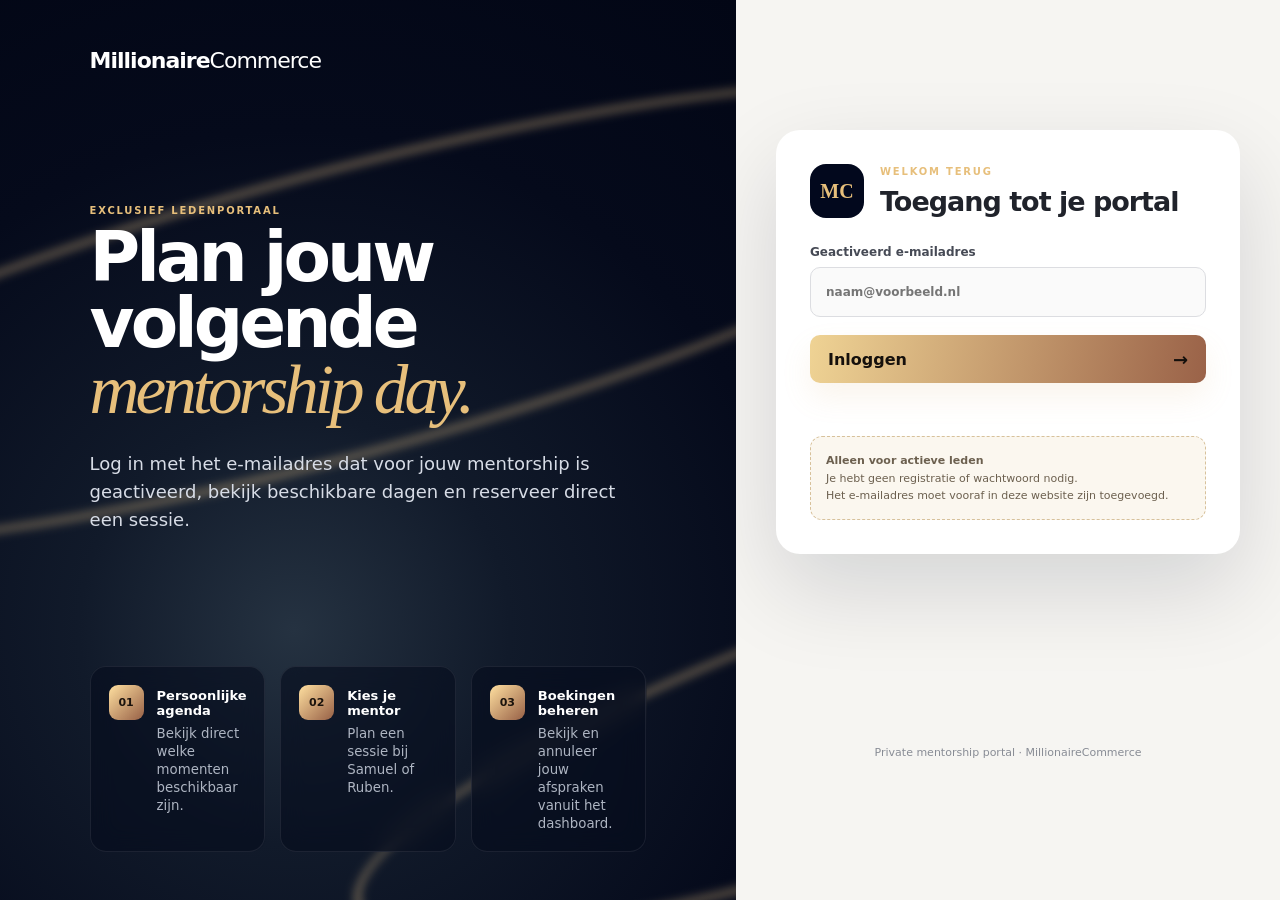
<file: index.html>
<!doctype html>
<html lang="nl">
<head>
  <meta charset="utf-8">
  <meta name="viewport" content="width=device-width, initial-scale=1">
  <meta name="theme-color" content="#02081d">
  <meta name="description" content="MillionaireCommerce mentorship booking portal.">
  <title>Mentorship Portal — MillionaireCommerce</title>
  <link rel="stylesheet" href="styles.css">
</head>
<body class="auth-body">
  <main class="auth-shell">
    <section class="auth-showcase">
      <a class="brand auth-brand" href="index.html"><strong>Millionaire</strong><span>Commerce</span></a>
      <div class="showcase-copy">
        <p class="eyebrow">EXCLUSIEF LEDENPORTAAL</p>
        <h1>Plan jouw volgende<br><em>mentorship day.</em></h1>
        <p>Log in met het e-mailadres dat voor jouw mentorship is geactiveerd, bekijk beschikbare dagen en reserveer direct een sessie.</p>
      </div>
      <div class="showcase-features">
        <article><span>01</span><div><b>Persoonlijke agenda</b><small>Bekijk direct welke momenten beschikbaar zijn.</small></div></article>
        <article><span>02</span><div><b>Kies je mentor</b><small>Plan een sessie bij Samuel of Ruben.</small></div></article>
        <article><span>03</span><div><b>Boekingen beheren</b><small>Bekijk en annuleer jouw afspraken vanuit het dashboard.</small></div></article>
      </div>
      <div class="auth-orbit orbit-one"></div>
      <div class="auth-orbit orbit-two"></div>
    </section>

    <section class="auth-panel">
      <div class="auth-card">
        <div class="auth-card-head">
          <span class="mc-badge">MC</span>
          <div><p class="eyebrow">WELKOM TERUG</p><h2>Toegang tot je portal</h2></div>
        </div>

        <form class="auth-form active" id="loginForm" novalidate>
          <label>
            Geactiveerd e-mailadres
            <input type="email" name="email" autocomplete="email" placeholder="naam@voorbeeld.nl" required>
          </label>
          <button class="gold-button full" type="submit"><span>Inloggen</span><b>→</b></button>
          <p class="form-message" aria-live="polite"></p>
        </form>

        <div class="demo-login">
          <b>Alleen voor actieve leden</b>
          <span>Je hebt geen registratie of wachtwoord nodig.</span>
          <span>Het e-mailadres moet vooraf in deze website zijn toegevoegd.</span>
        </div>
      </div>
      <p class="auth-note">Private mentorship portal · MillionaireCommerce</p>
    </section>
  </main>

  <script src="users.js"></script>
  <script src="auth.js"></script>
</body>
</html>
</file>
<file: styles.css>
:root{
  --navy:#02081d;--navy-2:#071126;--navy-3:#101a2e;--card:#0b1327;--card-2:#111a30;
  --white:#fff;--muted:#9299a9;--gold:#e7bf7b;--gold-2:#9a6248;--line:rgba(231,191,123,.24);
  --soft-line:rgba(255,255,255,.08);--danger:#f1a2a2;--success:#74d5a6;--radius:22px;
}
*{box-sizing:border-box}html{scroll-behavior:smooth}body{margin:0;background:var(--navy);color:var(--white);font-family:Inter,ui-sans-serif,system-ui,-apple-system,BlinkMacSystemFont,"Segoe UI",sans-serif;-webkit-font-smoothing:antialiased}a{color:inherit;text-decoration:none}button,input,textarea{font:inherit}button{color:inherit}img{display:block;max-width:100%}button:disabled{cursor:not-allowed;opacity:.5}.brand{display:inline-flex;white-space:nowrap;font-size:22px;letter-spacing:-1px}.brand strong{font-weight:800}.brand span{font-weight:300}.eyebrow{margin:0 0 9px;color:var(--gold);font-size:10px;font-weight:850;letter-spacing:2px;text-transform:uppercase}.gold-button{display:inline-flex;align-items:center;justify-content:space-between;gap:28px;min-height:48px;padding:0 18px;border:0;border-radius:10px;background:linear-gradient(100deg,#efd394,var(--gold-2));color:#15100c;font-weight:800;cursor:pointer;box-shadow:0 14px 30px rgba(216,167,96,.12);transition:.2s ease}.gold-button:hover{transform:translateY(-2px);filter:brightness(1.06)}.gold-button b{font-size:18px}.gold-button.full{width:100%}.outline-button{display:inline-flex;align-items:center;justify-content:center;min-height:44px;padding:0 18px;border:1px solid var(--line);border-radius:10px;background:rgba(231,191,123,.04);color:var(--gold);font-weight:750;cursor:pointer}.form-message{min-height:19px;margin:12px 0 0;text-align:center;font-size:13px}.form-message.error{color:var(--danger)}

/* Login */
.auth-body{min-height:100vh;overflow-x:hidden}.auth-shell{min-height:100vh;display:grid;grid-template-columns:minmax(0,1.15fr) minmax(430px,.85fr)}.auth-showcase{position:relative;min-height:100vh;padding:48px clamp(40px,7vw,110px);overflow:hidden;display:flex;flex-direction:column;justify-content:space-between;background:radial-gradient(circle at 40% 70%,#253241 0,#111a2a 28%,#050a1b 65%,#020615 100%)}.auth-brand{position:relative;z-index:2}.showcase-copy{position:relative;z-index:2;max-width:720px;margin:80px 0}.showcase-copy h1{margin:0;font-size:clamp(52px,5.4vw,82px);line-height:.95;letter-spacing:-4px}.showcase-copy h1 em{display:inline-block;color:var(--gold);font-family:Georgia,"Times New Roman",serif;font-weight:400}.showcase-copy>p:last-child{max-width:560px;margin:28px 0 0;color:#d7dce6;font-size:18px;line-height:1.55}.showcase-features{position:relative;z-index:2;display:grid;grid-template-columns:repeat(3,1fr);gap:15px}.showcase-features article{min-height:115px;padding:18px;border:1px solid rgba(255,255,255,.08);border-radius:16px;background:rgba(5,12,29,.6);backdrop-filter:blur(12px);display:flex;gap:13px}.showcase-features article>span{display:grid;place-items:center;flex:0 0 35px;height:35px;border-radius:9px;background:linear-gradient(135deg,#ffe0a0,#976046);color:#1b130d;font-size:11px;font-weight:900}.showcase-features b{display:block;margin:3px 0 7px;font-size:13px}.showcase-features small{display:block;color:#aeb5c2;line-height:1.35}.auth-orbit{position:absolute;border:7px solid rgba(235,198,137,.43);border-radius:50%;filter:blur(5px);transform:rotate(-15deg)}.orbit-one{width:1450px;height:290px;left:-390px;top:170px}.orbit-two{width:1300px;height:250px;left:320px;bottom:80px;transform:rotate(-19deg)}.auth-panel{padding:40px;display:grid;place-items:center;background:#f6f5f2;color:#20232b}.auth-card{width:min(100%,490px);padding:34px;border-radius:24px;background:#fff;box-shadow:0 35px 90px rgba(10,17,35,.14)}.auth-card-head{display:flex;gap:16px;align-items:center;margin-bottom:27px}.auth-card-head h2{margin:0;font-size:27px;letter-spacing:-1px}.mc-badge{display:grid;place-items:center;width:54px;height:54px;border-radius:16px;background:var(--navy);color:var(--gold);font-family:Georgia,serif;font-size:20px;font-weight:900}.auth-tabs{display:grid;grid-template-columns:1fr 1fr;margin-bottom:26px;padding:4px;border-radius:11px;background:#f0f0ef}.auth-tabs button{min-height:40px;border:0;border-radius:8px;background:transparent;color:#737782;font-weight:750;cursor:pointer}.auth-tabs button.active{background:#fff;color:#171b24;box-shadow:0 5px 15px rgba(0,0,0,.07)}.auth-form{display:none}.auth-form.active{display:block}.auth-form label,.booking-modal label{display:block;margin-bottom:18px;color:#464a55;font-size:12px;font-weight:750}.auth-form input,.booking-modal textarea{width:100%;height:50px;margin-top:8px;padding:0 15px;border:1px solid #dcdde1;border-radius:10px;outline:none;background:#fafafa;color:#171b24}.auth-form input:focus,.booking-modal textarea:focus{border-color:#c49359;box-shadow:0 0 0 3px rgba(196,147,89,.12)}.password-wrap{position:relative}.password-wrap input{padding-right:85px}.show-password{position:absolute;right:10px;top:18px;border:0;background:none;color:#9a6a48;font-size:11px;font-weight:800;cursor:pointer}.demo-login{margin-top:22px;padding:15px;border:1px dashed #d7c19b;border-radius:12px;background:#fbf7ef;color:#6c604f;font-size:11px;line-height:1.55}.demo-login b,.demo-login span{display:block}.demo-login button{margin-top:8px;padding:0;border:0;background:none;color:#9c6848;font-weight:850;text-decoration:underline;cursor:pointer}.auth-note{color:#888c95;font-size:11px;text-align:center}

/* Portal */
.portal-body{min-height:100vh;background:#f4f4f3;color:#20232b}.sidebar{position:fixed;z-index:100;left:0;top:0;width:270px;height:100vh;padding:31px 23px;display:flex;flex-direction:column;background:linear-gradient(180deg,#02081d,#071126);color:#fff;border-right:1px solid rgba(255,255,255,.07)}.side-brand{padding:0 10px 31px;border-bottom:1px solid rgba(255,255,255,.08)}.side-nav{display:grid;gap:7px;margin-top:30px}.side-nav a{display:flex;align-items:center;gap:13px;min-height:47px;padding:0 13px;border-radius:10px;color:#aeb5c3;font-size:13px;font-weight:700}.side-nav a span{display:grid;place-items:center;width:24px;color:#8d95a6;font-size:17px}.side-nav a:hover,.side-nav a.active{background:rgba(231,191,123,.11);color:#fff}.side-nav a.active span{color:var(--gold)}.side-help{margin-top:auto;padding:19px;border:1px solid var(--line);border-radius:16px;background:rgba(231,191,123,.06)}.side-help>span{display:grid;place-items:center;width:37px;height:37px;border-radius:10px;background:linear-gradient(135deg,#efd394,#956047);color:#1b130d;font-weight:900}.side-help h3{margin:13px 0 6px;font-size:15px}.side-help p{margin:0 0 13px;color:#969dac;font-size:11px;line-height:1.45}.side-help a{color:var(--gold);font-size:11px;font-weight:800}.logout-button{display:flex;align-items:center;gap:12px;margin-top:19px;padding:14px 11px;border:0;border-top:1px solid rgba(255,255,255,.08);background:none;color:#9299a8;font-weight:700;cursor:pointer}.portal-main{min-height:100vh;margin-left:270px}.portal-topbar{position:sticky;z-index:40;top:0;min-height:94px;padding:17px clamp(24px,4vw,55px);display:flex;align-items:center;justify-content:space-between;background:rgba(244,244,243,.88);backdrop-filter:blur(18px);border-bottom:1px solid rgba(15,21,35,.07)}.portal-topbar h1{margin:0;font-size:25px;letter-spacing:-1px}.profile-chip{display:flex;align-items:center;gap:12px}.profile-chip>span{display:grid;place-items:center;width:43px;height:43px;border-radius:12px;background:var(--navy);color:var(--gold);font-weight:900}.profile-chip b,.profile-chip small{display:block}.profile-chip b{font-size:12px}.profile-chip small{margin-top:3px;color:#878b94;font-size:10px}.mobile-menu{display:none;border:0;background:none;font-size:22px}.dashboard{max-width:1500px;margin:auto;padding:28px clamp(22px,4vw,55px) 90px}.welcome-banner{position:relative;min-height:315px;padding:55px;overflow:hidden;border-radius:26px;background:radial-gradient(circle at 72% 63%,#263340 0,#111a2a 28%,#050a1b 67%,#020615 100%);color:#fff;box-shadow:0 24px 60px rgba(4,10,27,.16)}.welcome-banner>div:first-child{position:relative;z-index:3}.welcome-banner h2{margin:0;font-size:clamp(34px,3.7vw,54px);line-height:1.02;letter-spacing:-2.3px}.welcome-banner>div:first-child>p:not(.eyebrow){max-width:570px;margin:18px 0 25px;color:#c3c8d2;line-height:1.55}.banner-mark{position:absolute;z-index:2;right:9%;top:50%;transform:translateY(-50%)}.banner-mark span{display:grid;place-items:center;width:145px;height:145px;border:1px solid rgba(231,191,123,.42);border-radius:38px;background:rgba(2,8,29,.72);color:var(--gold);font-family:Georgia,serif;font-size:52px;font-weight:900;box-shadow:0 30px 70px rgba(0,0,0,.25)}.banner-orbit{position:absolute;border:5px solid rgba(235,198,137,.36);border-radius:50%;filter:blur(3px);transform:rotate(-16deg)}.orbit-a{width:900px;height:170px;right:-240px;top:40px}.orbit-b{width:850px;height:155px;right:-50px;bottom:-70px}.metrics-grid{display:grid;grid-template-columns:repeat(4,1fr);gap:18px;margin:20px 0 55px}.metrics-grid article{min-height:105px;padding:20px 23px;border:1px solid #e1e1df;border-radius:18px;background:#fff;display:flex;align-items:center;gap:16px}.metric-icon{display:grid;place-items:center;width:47px;height:47px;border-radius:13px;background:#f7f0e5;color:#a76e4d;font-size:21px}.metrics-grid small,.metrics-grid strong{display:block}.metrics-grid small{color:#92959c;font-size:11px}.metrics-grid strong{margin-top:4px;font-size:25px}.metrics-grid .status-text{font-size:20px;color:#2e9d69}.metrics-grid .goal-text{font-size:19px;color:#9a6248}.content-section{margin-top:65px;scroll-margin-top:110px}.section-heading{display:flex;justify-content:space-between;align-items:flex-end;gap:20px;margin-bottom:25px}.section-heading h2{margin:0;font-size:30px;letter-spacing:-1.2px}.section-heading>div>p:last-child:not(.eyebrow){margin:8px 0 0;color:#858990;font-size:13px}.legend{display:flex;gap:17px;color:#7a7e87;font-size:11px}.legend span{display:flex;align-items:center;gap:6px}.legend i{width:8px;height:8px;border-radius:50%}.available-dot{background:#ce9c59}.booked-dot{background:#2e9d69}.booking-layout{display:grid;grid-template-columns:260px minmax(480px,1fr) 290px;gap:17px;align-items:start}.mentor-selector{display:grid;gap:10px}.mentor-choice{width:100%;min-height:82px;padding:11px;border:1px solid #dfdfdd;border-radius:15px;background:#fff;text-align:left;display:grid;grid-template-columns:53px 1fr 22px;align-items:center;gap:11px;cursor:pointer}.mentor-choice img{width:53px;height:58px;object-fit:cover;border-radius:10px}.mentor-choice b,.mentor-choice small{display:block}.mentor-choice b{font-size:12px}.mentor-choice small{margin-top:5px;color:#91949a;font-size:9px;line-height:1.35}.mentor-choice i{display:none;width:21px;height:21px;border-radius:50%;background:#d0a066;color:#fff;font-size:11px;font-style:normal;place-items:center}.mentor-choice.active{border-color:#c99d62;box-shadow:0 8px 24px rgba(130,92,49,.08)}.mentor-choice.active i{display:grid}.calendar-card,.day-panel{border:1px solid #dfdfdd;border-radius:18px;background:#fff;box-shadow:0 13px 35px rgba(23,29,43,.05)}.calendar-card{padding:22px}.calendar-toolbar{display:grid;grid-template-columns:38px 1fr 38px;align-items:center;margin-bottom:21px}.calendar-toolbar button{height:36px;border:1px solid #e3e3e1;border-radius:9px;background:#fff;color:#6e727b;font-size:25px;cursor:pointer}.calendar-toolbar h3{margin:0;text-align:center;text-transform:capitalize;font-size:18px}.weekday-row,.calendar-grid{display:grid;grid-template-columns:repeat(7,1fr)}.weekday-row span{padding:8px;text-align:center;color:#a1a4aa;font-size:9px;font-weight:850}.calendar-day{position:relative;aspect-ratio:1/1;min-height:53px;border:0;border-radius:12px;background:transparent;color:#7e8289;cursor:default}.calendar-day span{position:relative;z-index:2}.calendar-day.available{color:#252932;font-weight:800;cursor:pointer}.calendar-day.available:hover,.calendar-day.selected{background:#f6eddf;color:#8c5b3e}.calendar-day.today{box-shadow:inset 0 0 0 1px #d2a365}.calendar-day.outside{opacity:.25}.calendar-day i{position:absolute;left:50%;bottom:7px;width:4px;height:4px;transform:translateX(-50%);border-radius:50%;background:#d0a066}.calendar-day.own-booking:after{content:"";position:absolute;right:7px;top:7px;width:7px;height:7px;border-radius:50%;background:#2e9d69}.day-panel{min-height:420px;padding:20px}.empty-day{min-height:378px;display:flex;flex-direction:column;align-items:center;justify-content:center;text-align:center;color:#979aa1}.empty-day>span{display:grid;place-items:center;width:52px;height:52px;border-radius:15px;background:#f5eee4;color:#aa744e;font-size:22px}.empty-day h3{margin:15px 0 6px;color:#30343c;font-size:16px}.empty-day p{margin:0;font-size:11px}.day-panel-head{padding-bottom:17px;border-bottom:1px solid #ececea}.day-panel-head h3{margin:0 0 16px;text-transform:capitalize;font-size:18px}.mini-mentor{display:flex;align-items:center;gap:10px}.mini-mentor img{width:40px;height:40px;border-radius:10px;object-fit:cover}.mini-mentor b,.mini-mentor small{display:block}.mini-mentor b{font-size:11px}.mini-mentor small{margin-top:3px;color:#989ba2;font-size:9px}.time-list>p{margin:17px 0 10px;color:#8b8e95;font-size:10px;font-weight:750}.time-list{display:grid;gap:8px}.time-slot{min-height:52px;padding:0 13px;border:1px solid #e0e0de;border-radius:10px;background:#fff;display:flex;align-items:center;justify-content:space-between;cursor:pointer}.time-slot:not(:disabled):hover{border-color:#c99d62;background:#fbf7ef}.time-slot span{font-weight:800}.time-slot small{color:#2e9d69;font-size:9px}.time-slot:disabled small{color:#aaa}.portal-mentor-grid{display:grid;grid-template-columns:repeat(2,1fr);gap:20px}.portal-mentor-card{overflow:hidden;border:1px solid #dfdfdd;border-radius:20px;background:#fff;display:grid;grid-template-columns:42% 58%;min-height:330px}.mentor-image{position:relative;min-height:330px;background:#16171a}.mentor-image img{width:100%;height:100%;object-fit:cover}.mentor-image>span{position:absolute;left:15px;top:15px;padding:7px 9px;border-radius:7px;background:rgba(2,8,29,.83);color:var(--gold);font-size:8px;font-weight:900;letter-spacing:1.3px}.mentor-copy{padding:31px;display:flex;flex-direction:column;align-items:flex-start}.mentor-copy h3{margin:0;font-size:26px}.mentor-copy>p:not(.eyebrow){margin:12px 0;color:#777b84;font-size:12px;line-height:1.55}.mentor-meta{width:100%;margin:10px 0 23px;padding:13px 0;border-top:1px solid #ededeb;border-bottom:1px solid #ededeb}.mentor-meta span,.mentor-meta b{display:block}.mentor-meta span{color:#a0a2a8;font-size:9px;text-transform:uppercase;letter-spacing:1px}.mentor-meta b{margin-top:5px;font-size:11px}.mentor-copy .outline-button{margin-top:auto}.bookings-list{display:grid;gap:12px}.booking-row{min-height:120px;padding:15px 18px;border:1px solid #dfdfdd;border-radius:17px;background:#fff;display:grid;grid-template-columns:66px 70px 1fr auto;align-items:center;gap:17px}.booking-date{height:71px;border-radius:13px;background:var(--navy);color:#fff;display:flex;flex-direction:column;align-items:center;justify-content:center}.booking-date strong{font-size:25px}.booking-date span{color:var(--gold);font-size:9px;font-weight:850}.booking-row>img{width:70px;height:70px;border-radius:13px;object-fit:cover}.booking-info h3{margin:0 0 6px;font-size:16px}.booking-info>span,.booking-info>small{display:block;color:#898c93;font-size:11px}.booking-info>small{margin-top:6px}.cancel-booking{padding:9px 12px;border:1px solid #ead7d7;border-radius:9px;background:#fff7f7;color:#b96d6d;font-size:10px;font-weight:800;cursor:pointer}.empty-bookings,.loading-card{min-height:230px;border:1px dashed #d9d9d6;border-radius:18px;background:#fff;display:flex;flex-direction:column;align-items:center;justify-content:center;text-align:center;color:#96999f}.empty-bookings>span{font-size:27px;color:#b27b51}.empty-bookings h3{margin:12px 0 5px;color:#333740}.empty-bookings p{margin:0 0 16px;font-size:12px}.portal-footer{margin:0 clamp(22px,4vw,55px);padding:28px 0;border-top:1px solid #dadad7;display:flex;justify-content:space-between;color:#96999f}.portal-footer .brand{color:#222632;font-size:16px}.portal-footer>span{font-size:10px}.modal-backdrop{position:fixed;z-index:200;inset:0;padding:20px;background:rgba(2,8,29,.72);backdrop-filter:blur(8px);display:grid;place-items:center}.modal-backdrop[hidden]{display:none}.booking-modal{position:relative;width:min(100%,520px);padding:33px;border-radius:22px;background:#fff;color:#252932;box-shadow:0 35px 100px rgba(0,0,0,.35)}.booking-modal h2{margin:0 0 20px}.modal-close{position:absolute;right:18px;top:15px;border:0;background:none;color:#888;font-size:28px;cursor:pointer}.modal-summary{margin-bottom:20px;padding:15px;border-radius:13px;background:#f7f2e9;display:grid;gap:8px}.modal-summary div{display:flex;justify-content:space-between;gap:20px}.modal-summary span{color:#8c8f96;font-size:10px}.modal-summary b{font-size:11px}.booking-modal textarea{height:105px;padding:13px;resize:vertical}.modal-open{overflow:hidden}.toast{position:fixed;z-index:300;right:25px;bottom:25px;max-width:340px;padding:15px 18px;border-radius:12px;background:#10182a;color:#fff;box-shadow:0 20px 55px rgba(0,0,0,.25);font-size:12px;transform:translateY(30px);opacity:0;pointer-events:none;transition:.25s ease}.toast.show{transform:none;opacity:1}

@media(max-width:1250px){.booking-layout{grid-template-columns:220px 1fr}.day-panel{grid-column:2}.portal-mentor-card{grid-template-columns:45% 55%}.banner-mark{right:5%}}
@media(max-width:980px){.auth-shell{grid-template-columns:1fr}.auth-showcase{min-height:auto;padding:35px 28px 55px}.showcase-copy{margin:85px 0 55px}.showcase-features{grid-template-columns:1fr}.auth-panel{padding:35px 20px}.sidebar{transform:translateX(-100%);transition:.25s ease}.sidebar-open .sidebar{transform:none;box-shadow:20px 0 55px rgba(0,0,0,.25)}.portal-main{margin-left:0}.mobile-menu{display:block}.portal-topbar>div:first-of-type{margin-right:auto;margin-left:14px}.booking-layout{grid-template-columns:1fr 290px}.mentor-selector{grid-column:1/-1;grid-template-columns:repeat(2,1fr)}.day-panel{grid-column:auto}.portal-mentor-grid{grid-template-columns:1fr}.welcome-banner{padding:40px}.banner-mark{opacity:.18}.metrics-grid{grid-template-columns:1fr 1fr}}
@media(max-width:700px){.showcase-copy h1{font-size:48px;letter-spacing:-2.5px}.showcase-copy>p:last-child{font-size:15px}.auth-card{padding:24px}.portal-topbar{padding:14px 18px}.portal-topbar h1{font-size:18px}.portal-topbar .eyebrow{display:none}.profile-chip>div{display:none}.dashboard{padding:20px 16px 70px}.welcome-banner{min-height:410px;padding:31px 24px}.welcome-banner h2{font-size:38px}.banner-mark{right:-25px;top:72%}.banner-mark span{width:110px;height:110px;font-size:40px}.metrics-grid{grid-template-columns:1fr;margin-bottom:45px}.section-heading{align-items:flex-start;flex-direction:column}.legend{display:none}.booking-layout{grid-template-columns:1fr}.mentor-selector{grid-template-columns:1fr}.day-panel{grid-column:1}.calendar-card{padding:14px}.calendar-day{min-height:43px}.portal-mentor-card{grid-template-columns:1fr}.mentor-image{min-height:330px;height:330px}.booking-row{grid-template-columns:58px 1fr auto}.booking-row>img{display:none}.booking-date{height:62px}.booking-info{min-width:0}.booking-info h3{white-space:nowrap;overflow:hidden;text-overflow:ellipsis}.cancel-booking{grid-column:2/-1;justify-self:start}.portal-footer{margin:0 16px}.portal-footer>span{display:none}.booking-modal{padding:28px 22px}.toast{left:16px;right:16px;bottom:16px;max-width:none}}
@media(prefers-reduced-motion:reduce){*{scroll-behavior:auto!important;transition:none!important}}

/* HTML login-only portal adjustments */
.auth-card .auth-form.active{display:block}
.auth-card>.auth-form{margin-top:8px}


/* ===== UI refinements: lighter fonts + cleaner icons ===== */
body{font-weight:400;}
.brand strong{font-weight:700;}
.brand span{font-weight:400;}
.eyebrow{font-weight:700;letter-spacing:1.8px;}
.gold-button{font-weight:700;}
.outline-button{font-weight:600;}
.auth-card-head h2,.portal-topbar h1,.welcome-banner h2,.section-heading h2,.portal-mentor-card h3,.booking-modal h2{font-weight:650;}
.showcase-copy h1{font-weight:650;}
.auth-tabs button,.auth-form label,.booking-modal label,.side-nav a,.logout-button,.profile-chip b{font-weight:600;}
.side-nav a{font-size:14px;}
.side-nav a span,.logout-button span,.metric-icon,.empty-day span{width:22px;height:22px;display:grid;place-items:center;flex:0 0 22px;}
.side-nav a span svg,.logout-button span svg,.metric-icon svg,.empty-day span svg{width:18px;height:18px;stroke:currentColor;stroke-width:1.8;stroke-linecap:round;stroke-linejoin:round;}
.side-nav a span{color:#95a0b4;}
.side-nav a.active span,.side-nav a:hover span{color:var(--gold);}
.metrics-grid strong{font-weight:650;}
.metric-icon{font-size:0;}
.empty-day span{font-size:0;}
.portal-mentor-card h3{margin:0 0 8px;}
.portal-mentor-card p,.mentor-choice small,.profile-chip small,.side-help p{font-weight:400;}
.mentor-image img{object-fit:cover;}
.portal-mentor-card .mentor-image{overflow:hidden;}
.mentor-choice img,.mentor-image img{object-position:center top;}

/* ===== Personal webshop dashboard ===== */
.store-overview-grid{display:grid;grid-template-columns:minmax(0,1.1fr) minmax(320px,.9fr);gap:20px}
.store-identity-card,.store-details-card{border:1px solid #dfdfdd;border-radius:20px;background:#fff;box-shadow:0 16px 40px rgba(7,17,38,.05)}
.store-identity-card{min-height:315px;padding:34px;display:flex;align-items:center;gap:28px;background:linear-gradient(135deg,#fff 0,#fff 64%,#f7f0e5 100%)}
.store-logo{display:grid;place-items:center;flex:0 0 118px;width:118px;height:118px;border-radius:28px;background:linear-gradient(145deg,#02081d,#172541);color:var(--gold);font-family:Georgia,"Times New Roman",serif;font-size:38px;font-weight:800;box-shadow:0 20px 45px rgba(2,8,29,.2)}
.store-identity-copy{width:100%;min-width:0}
.store-identity-copy h3{margin:0 0 11px;font-size:34px;line-height:1;letter-spacing:-1.4px}
.project-status{display:inline-flex;align-items:center;min-height:29px;padding:0 11px;border-radius:999px;background:#eaf7f0;color:#27875b;font-size:10px;font-weight:750}
.progress-copy{display:flex;align-items:center;justify-content:space-between;margin:32px 0 9px;color:#858990;font-size:11px}
.progress-copy b{color:#292d35;font-size:14px}
.progress-track{height:10px;overflow:hidden;border-radius:999px;background:#ecebe7}
.progress-track i{display:block;width:0;height:100%;border-radius:inherit;background:linear-gradient(90deg,#9a6248,#e7bf7b);transition:width .5s ease}
.store-link{margin-top:23px}
.store-details-card{padding:12px 28px;display:grid;align-content:center}
.store-detail{min-height:58px;padding:14px 0;border-bottom:1px solid #ececea;display:grid;grid-template-columns:minmax(130px,.75fr) minmax(0,1.25fr);align-items:center;gap:18px}
.store-detail:last-child{border-bottom:0}
.store-detail span{color:#95989f;font-size:10px;text-transform:uppercase;letter-spacing:.8px}
.store-detail b{min-width:0;overflow-wrap:anywhere;font-size:12px;font-weight:650;text-align:right}
.store-updates{position:relative;display:grid;gap:14px;padding-left:36px}
.store-updates:before{content:"";position:absolute;left:11px;top:19px;bottom:19px;width:1px;background:#d9d6cf}
.store-update{position:relative;display:grid;grid-template-columns:24px 1fr;gap:0;margin-left:-36px}
.update-marker{position:relative;display:flex;justify-content:flex-start;padding-top:25px}
.update-marker i{position:relative;z-index:2;display:block;width:23px;height:23px;border:6px solid #f4f4f3;border-radius:50%;background:#a8abb0;box-shadow:0 0 0 1px #d5d4d0}
.store-update.done .update-marker i{background:#36a872}
.store-update.in_progress .update-marker i{background:var(--gold);box-shadow:0 0 0 1px #cfa86d,0 0 0 7px rgba(231,191,123,.13)}
.update-card{min-height:120px;padding:22px 24px;border:1px solid #dfdfdd;border-radius:17px;background:#fff;box-shadow:0 12px 35px rgba(7,17,38,.04)}
.update-meta{display:flex;justify-content:space-between;gap:15px;margin-bottom:10px}
.update-meta span{color:#92959c;font-size:10px;text-transform:capitalize}
.update-meta b{padding:5px 8px;border-radius:999px;background:#f0f1f2;color:#73777e;font-size:8px;text-transform:uppercase;letter-spacing:.7px}
.store-update.done .update-meta b{background:#eaf7f0;color:#27875b}
.store-update.in_progress .update-meta b{background:#f7f0e5;color:#9a6248}
.update-card h3{margin:0 0 7px;font-size:16px}
.update-card p{margin:0;color:#7d8189;font-size:12px;line-height:1.55}
.empty-store-updates{min-height:220px;border:1px dashed #d9d9d6;border-radius:18px;background:#fff;display:flex;flex-direction:column;align-items:center;justify-content:center;text-align:center;color:#96999f}
.empty-store-updates span{font-size:27px;color:#b27b51}
.empty-store-updates h3{margin:12px 0 5px;color:#333740}
.empty-store-updates p{margin:0;font-size:12px}

@media(max-width:980px){.store-overview-grid{grid-template-columns:1fr}.store-details-card{padding:12px 28px}}
@media(max-width:700px){.store-identity-card{padding:26px 22px;align-items:flex-start;flex-direction:column}.store-logo{width:86px;height:86px;flex-basis:86px;border-radius:22px;font-size:29px}.store-identity-copy h3{font-size:29px}.store-details-card{padding:9px 20px}.store-detail{grid-template-columns:1fr;gap:5px}.store-detail b{text-align:left}.store-updates{padding-left:27px}.store-update{grid-template-columns:18px 1fr;margin-left:-27px}.store-updates:before{left:8px}.update-marker i{width:18px;height:18px;border-width:5px}.update-card{padding:19px}.update-meta{align-items:flex-start;flex-direction:column;gap:7px}}

.goal-detail b{color:#9a6248;font-size:14px}
</file>
